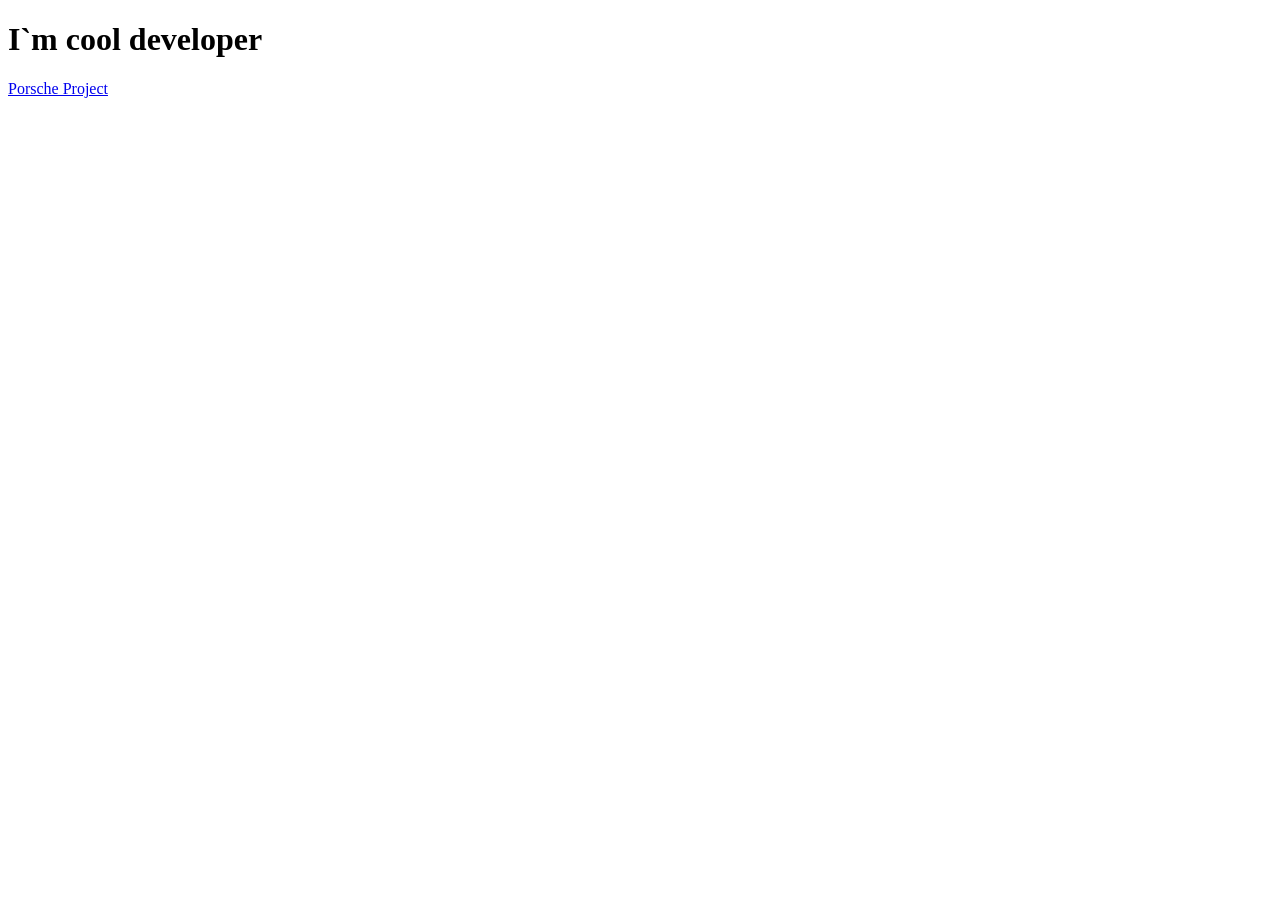
<file: index.html>
<!DOCTYPE html>
<html lang="en">
<head>
    <meta charset="UTF-8">
    <meta name="viewport" content="width=device-width, initial-scale=1.0">
    <title>Lev Timofeev Developer</title>
</head>
<body>
    <h1>I`m cool developer</h1>
    <a href="https://leotimofeev.github.io/porshe%20project/">Porsche Project</a>
</body>
</html>
</file>
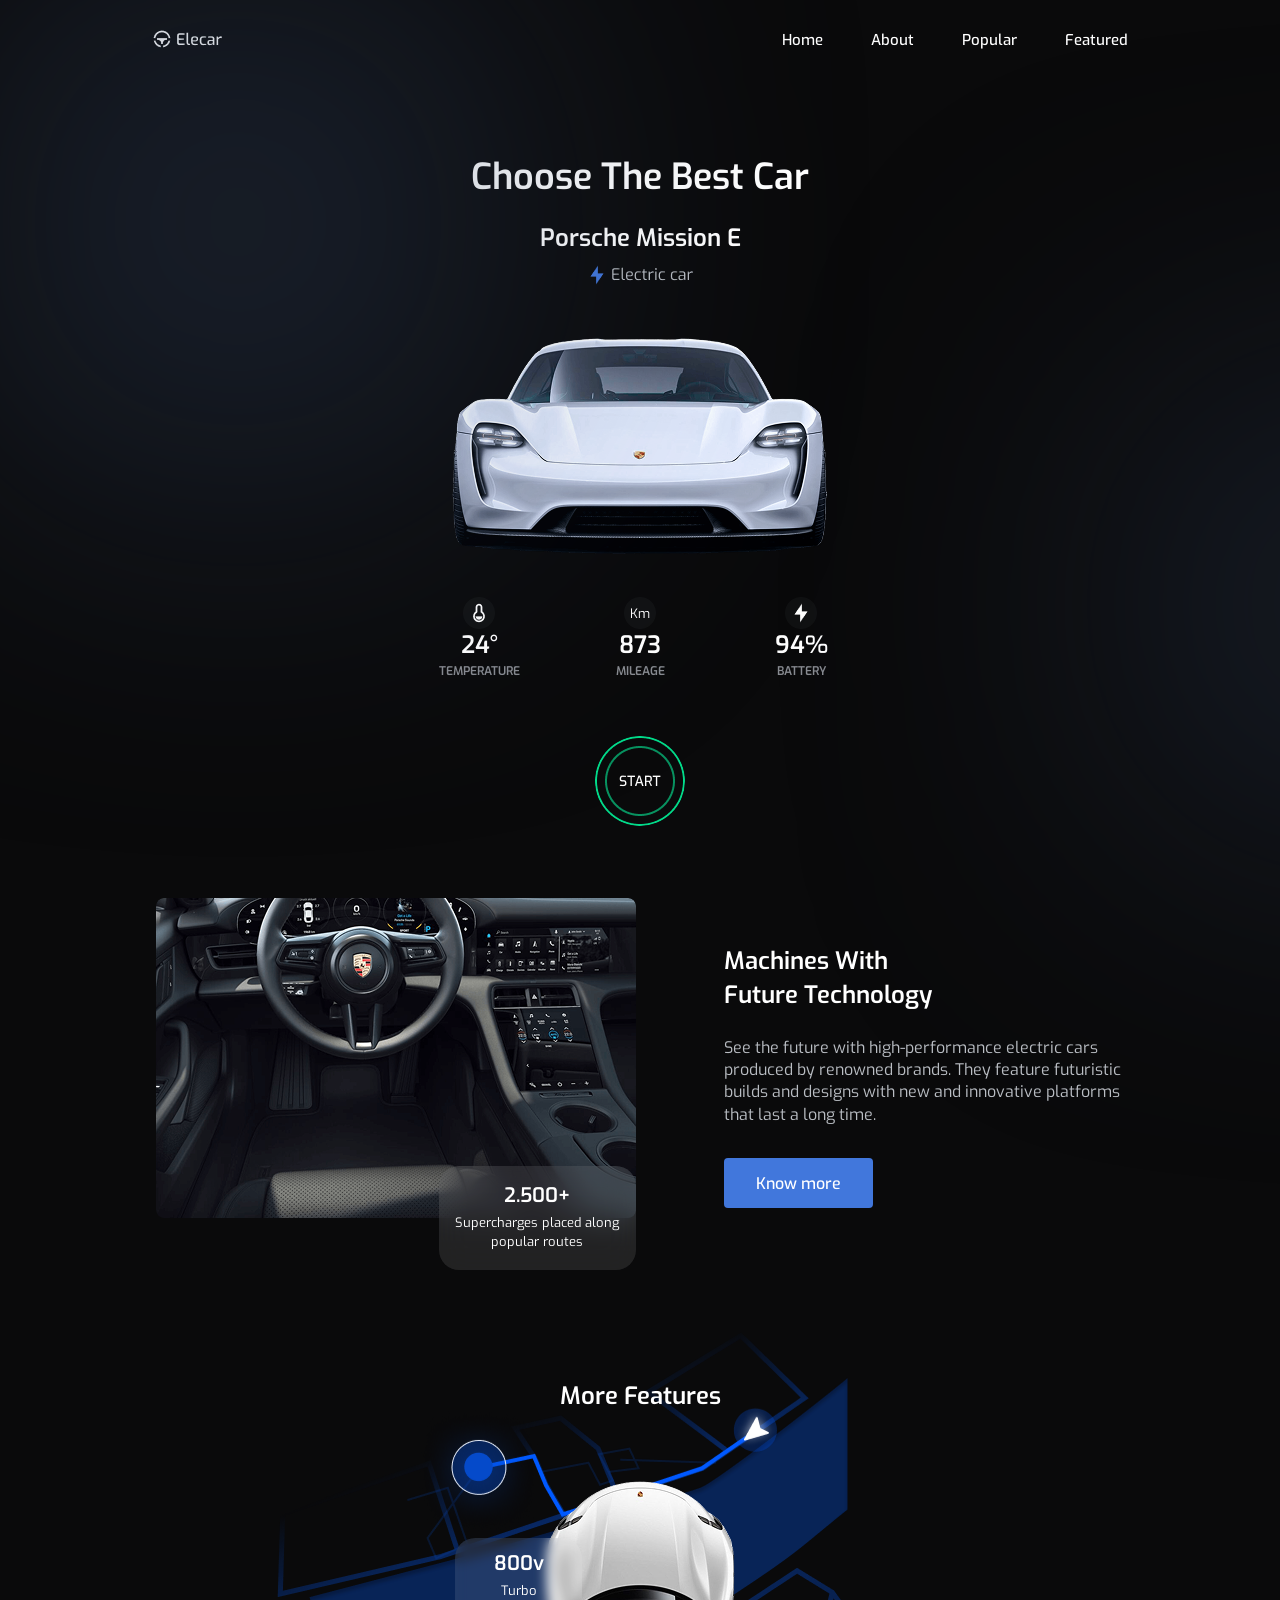
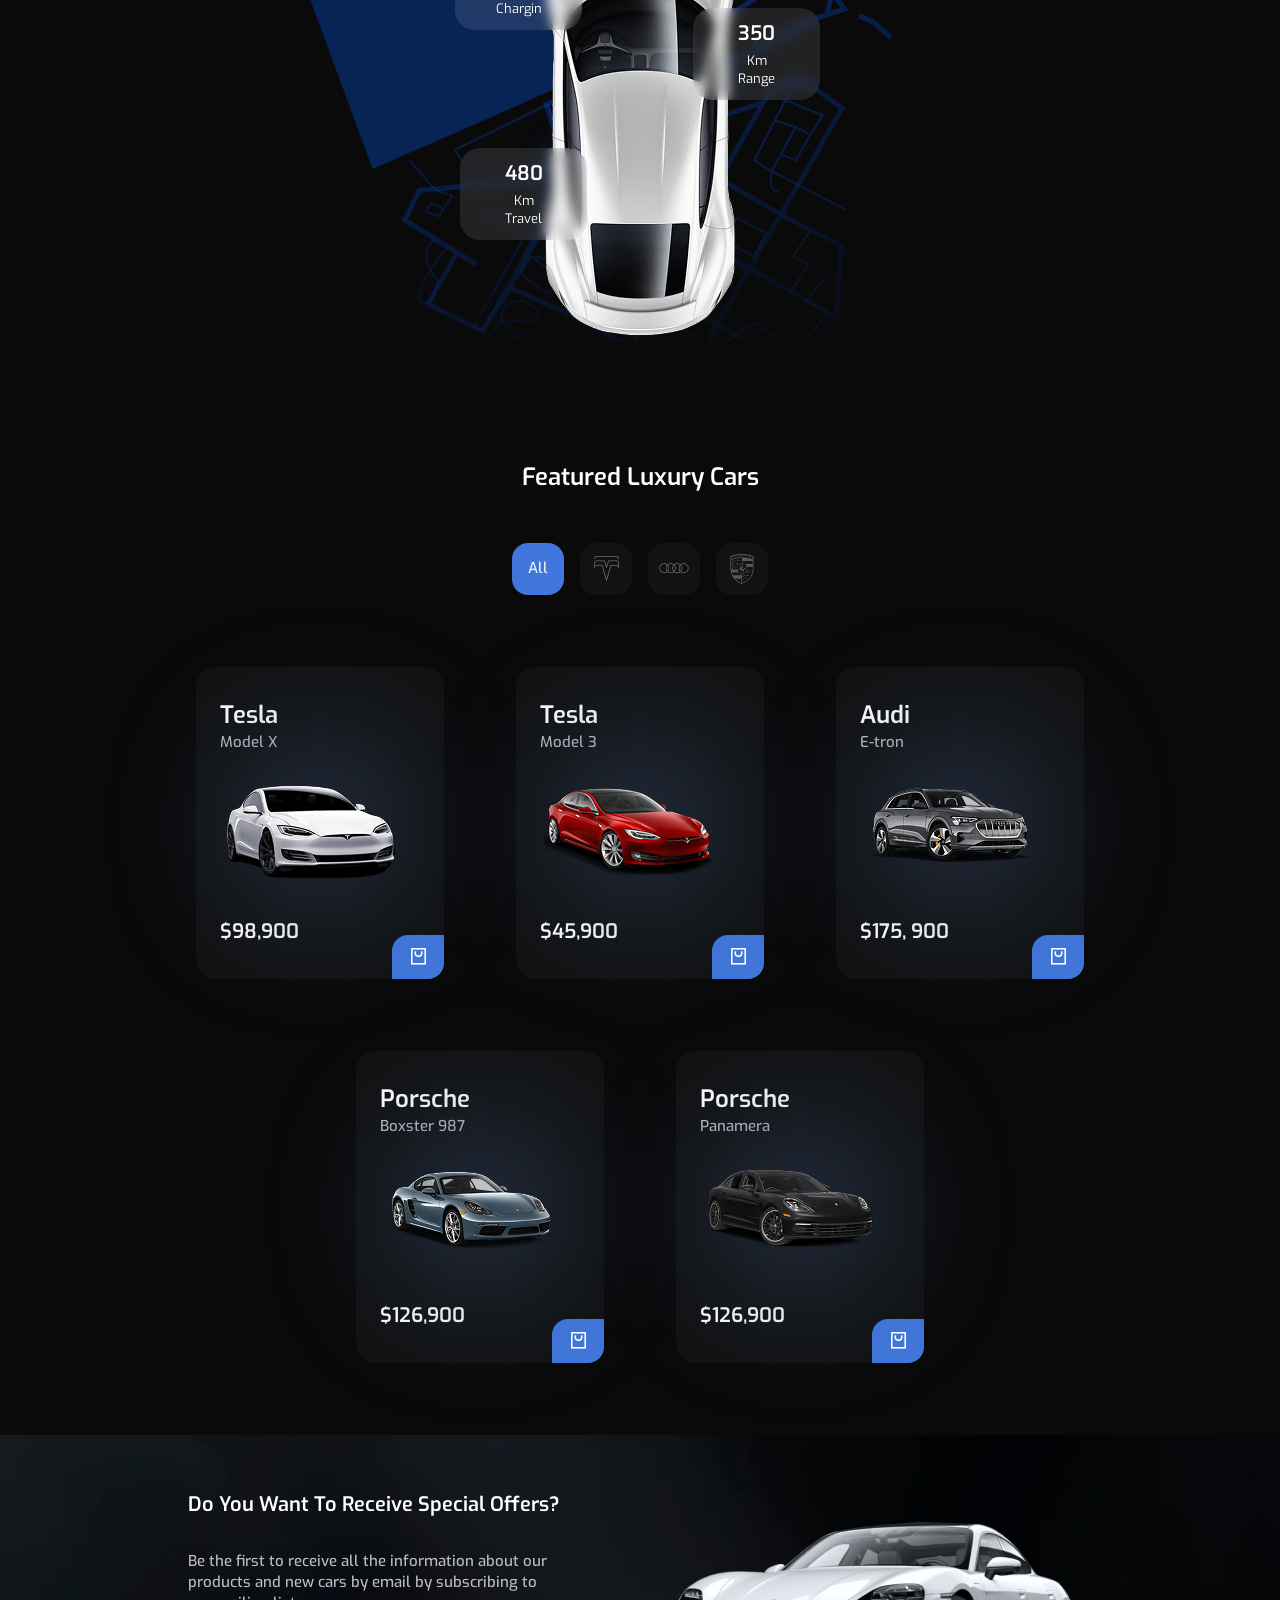
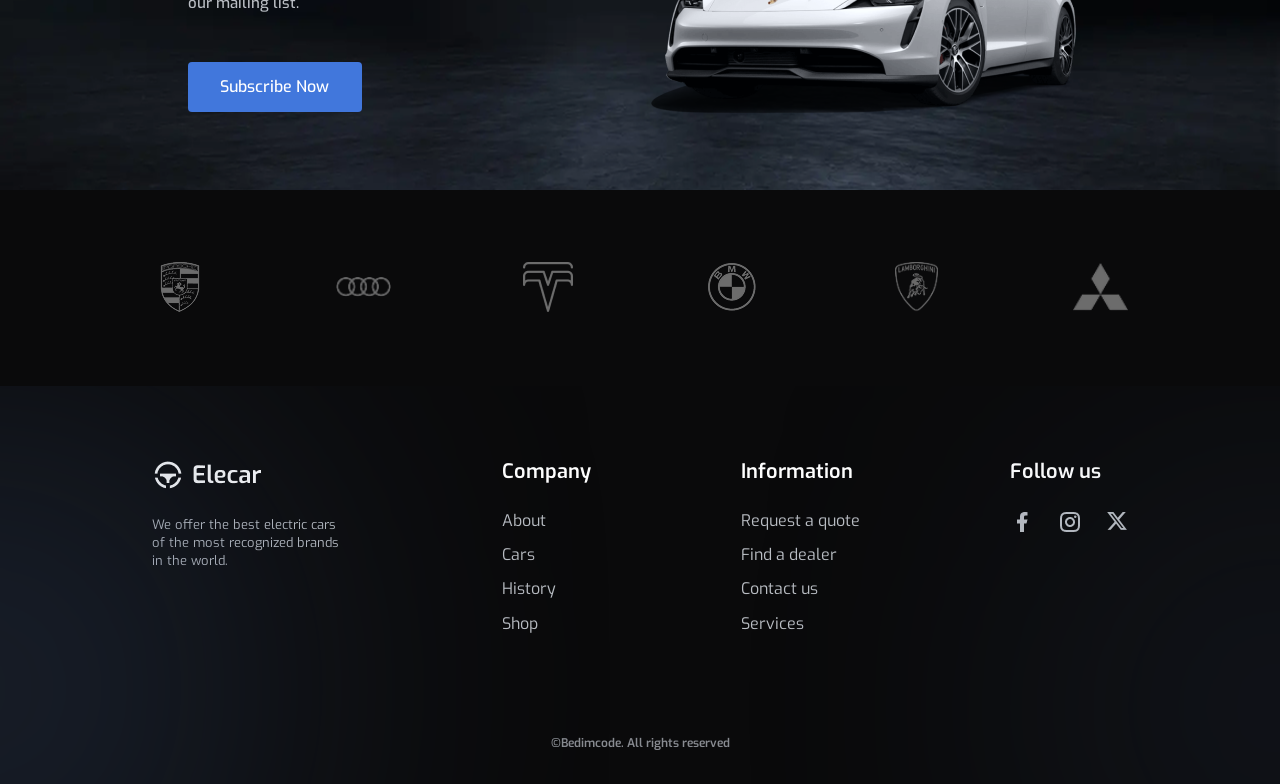
<file: porshe project/index.html>
<!DOCTYPE html>
<html lang="en">

<head>
    <meta charset="UTF-8">
    <meta name="viewport" content="width=device-width, initial-scale=1.0">
    <title>Porshe</title>
    <link rel="shortcut icon" href="./img/Черно-белая эмблема с гербом и конём.png" type="image/x-icon">
    <link rel="stylesheet" href="https://cdnjs.cloudflare.com/ajax/libs/font-awesome/6.7.2/css/all.min.css"
        integrity="sha512-Evv84Mr4kqVGRNSgIGL/F/aIDqQb7xQ2vcrdIwxfjThSH8CSR7PBEakCr51Ck+w+/U6swU2Im1vVX0SVk9ABhg=="
        crossorigin="anonymous" referrerpolicy="no-referrer" />
    <link rel="stylesheet" href="./style.css">
</head>

<body>
    <section class="first-screen">
        <div class="wrap">
            <header>
                <div class="logo"></div>
                <nav class="desktop">
                    <ul class="desktop-list">
                        <li>
                            <a class="main-font-15-16 text-light" href="#">Home</a>
                        </li>
                        <li>
                            <a class="main-font-15-16 text-light" href="#">About</a>
                        </li>
                        <li>
                            <a class="main-font-15-16 text-light" href="#">Popular</a>
                        </li>
                        <li>
                            <a class="main-font-15-16 text-light" href="#">Featured</a>
                        </li>
                    </ul>
                </nav>
                <nav class="mobile">
                    <div class="icons">
                        <i id="burger" class="fa-solid fa-bars"></i>
                        <i id="close" class="fa-solid fa-x hidden"></i>
                    </div>
                    <ul class="mobile-list ">
                        <li class="text-center">
                            <a class="text-light main-font-20-24" href="#">Home</a>
                        </li>
                        <li class="text-center mt-32">
                            <a class="text-light main-font-20-24" href="#">About</a>
                        </li>
                        <li class="text-center mt-32">
                            <a class="text-light main-font-20-24" href="#">Popular</a>
                        </li>
                        <li class="text-center mt-32">
                            <a class="text-light main-font-20-24" href="#">Featured</a>
                        </li>
                    </ul>
                </nav>
            </header>
            <main>
                <h1 class="text-center">Choose The Best Car</h1>
                <div class="main-text-16-24 text-center">Porsche Mission E</div>
                <div class="electric-car-img m-auto"></div>
                <img class="main-img m-auto" src="./img/main-img.png" alt="Porshe">
                <div class="main-container m-auto">
                    <div class="main-box">
                        <div class="main-box-img icon-temp m-auto"></div>
                        <div class="title text-center">24°</div>
                        <div class="main-text-12px text-center">TEMPERATURE</div>
                    </div>
                    <div class="main-box">
                        <div class="main-box-img icon-mileage m-auto"></div>
                        <div class="title text-center">873</div>
                        <div class="main-text-12px text-center">MILEAGE</div>
                    </div>
                    <div class="main-box">
                        <div class="main-box-img icon-battery m-auto"></div>
                        <div class="title text-center">94%</div>
                        <div class="main-text-12px text-center">BATTERY</div>
                    </div>
                </div>
                <button class="start m-auto"></button>
            </main>
            <div class="blur circle1"></div>
            <div class="blur circle2"></div>
        </div>
    </section>
    <section class="future">
        <div class="wrap">
            <div class="future-container">
                <div class="future-img">
                    <div class="blur-box">
                        <div class="main-text-16-20 text-center pt-16">2.500+</div>
                        <div class="main-text-12-13 text-light text-center mt-4">Supercharges placed along popular
                            routes</div>
                    </div>
                </div>
                <div class="future-content">
                    <div class="main-text-20-24">
                        Machines With <br> Future Technology
                    </div>
                    <div class="future-text main-text-15-16">See the future with high-performance electric cars produced
                        by renowned
                        brands. They feature futuristic builds and designs with new and innovative platforms that last a
                        long time.</div>
                    <button class="blue-button future-btn">Know more</button>
                </div>
            </div>
        </div>
    </section>
    <section class="features">
        <div class="wrap">
            <div class="main-text-20-24 text-center">More Features</div>
            <div class="features-img m-auto mt-64">
                <div class="feature-blur features-position1">
                    <div class="main-text-16-20 text-center">800v</div>
                    <div class="main-text-12-13 text-light text-center mt-4">Turbo</div>
                    <div class="main-text-12-13 text-light text-center">Chargin</div>
                </div>
                <div class="feature-blur features-position2">
                    <div class="main-text-16-20 text-center">350</div>
                    <div class="main-text-12-13 text-light text-center mt-4">Km</div>
                    <div class="main-text-12-13 text-light text-center">Range</div>
                </div>
                <div class="feature-blur features-position3">
                    <div class="main-text-16-20 text-center">480</div>
                    <div class="main-text-12-13 text-light text-center mt-4">Km</div>
                    <div class="main-text-12-13 text-light text-center">Travel</div>
                </div>
            </div>
        </div>
    </section>
    <section class="luxury">
        <div class="wrap">
            <div class="main-text-20-24 text-center pt-56-72">Featured Luxury Cars</div>
            <div class="flex luxury-buttons justify-center">
                <button class="luxury-btn luxury-btn1 main-font-15-16">All</button>
                <button class="luxury-btn luxury-btn2"></button>
                <button class="luxury-btn luxury-btn3"></button>
                <button class="luxury-btn luxury-btn4"></button>
            </div>
            <div class="flex flex-wrap luxury-main justify-center">
                <div class="luxury-box">
                    <div class="main-text-20-24">Tesla</div>
                    <div class="main-font-15-16 text-gray">Model X</div>
                    <div class="luxury-img luxury-img1"></div>
                    <div class="main-text-16-20">$98,900</div>
                    <button class="luxury-box-btn"></button>
                    <div class="luxury-box-absolute"></div>
                </div>
                <div class="luxury-box">
                    <div class="main-text-20-24">Tesla</div>
                    <div class="main-font-15-16 text-gray">Model 3</div>
                    <div class="luxury-img luxury-img2"></div>
                    <div class="main-text-16-20">$45,900</div>
                    <button class="luxury-box-btn"></button>
                    <div class="luxury-box-absolute"></div>
                </div>
                <div class="luxury-box">
                    <div class="main-text-20-24">Audi</div>
                    <div class="main-font-15-16 text-gray">E-tron</div>
                    <div class="luxury-img luxury-img3"></div>
                    <div class="main-text-16-20">$175, 900</div>
                    <button class="luxury-box-btn"></button>
                    <div class="luxury-box-absolute"></div>
                </div>
                <div class="luxury-box">
                    <div class="main-text-20-24">Porsche</div>
                    <div class="main-font-15-16 text-gray">Boxster 987</div>
                    <div class="luxury-img luxury-img4"></div>
                    <div class="main-text-16-20">$126,900</div>
                    <button class="luxury-box-btn"></button>
                    <div class="luxury-box-absolute"></div>
                </div>
                <div class="luxury-box">
                    <div class="main-text-20-24">Porsche</div>
                    <div class="main-font-15-16 text-gray">Panamera</div>
                    <div class="luxury-img luxury-img5"></div>
                    <div class="main-text-16-20">$126,900</div>
                    <button class="luxury-box-btn"></button>
                    <div class="luxury-box-absolute"></div>
                </div>
            </div>
        </div>
    </section>
    <section class="offers">
        <div class="wrap">
            <div class="flex flex-wrap col-gap-80 justify-center">
                <div class="offers-content">
                    <div class="main-font-20-24 text-light">Do You Want To Receive Special Offers?</div>
                    <div class="main-font-15-16 text-gray mt-32">Be the first to receive all the information about our
                        products and new cars by email by subscribing to our mailing list.</div>
                    <button class="blue-button offers-btn mt-48">Subscribe Now</button>
                </div>
                <div class="offers-img"></div>
            </div>
        </div>
    </section>
    <section class="logo-section">
        <div class="wrap">
            <div class="logo-container flex">
                <div class="logo-img logo-img1"></div>
                <div class="logo-img logo-img2"></div>
                <div class="logo-img logo-img3"></div>
                <div class="logo-img logo-img4"></div>
                <div class="logo-img logo-img5"></div>
                <div class="logo-img logo-img6"></div>
            </div>
        </div>
    </section>
    <footer>
        <div class="wrap">
            <div class="footer-container flex gap-40">
                <div class="footer-logo-box">
                    <div class="footer-logo"></div>
                    <div class="text-gray main-text-12-13 mt-20-24">We offer the best electric cars of the most
                        recognized brands
                        in the world.</div>
                </div>
                <div class="">
                    <div class="main-text-16-20">Company</div>
                    <ul class="mt-20-24">
                        <li>
                            <a class="main-text-15-16" href="#">About</a>
                        </li>
                        <li>
                            <a class="main-text-15-16" href="#">Cars</a>
                        </li>
                        <li>
                            <a class="main-text-15-16" href="#">History</a>
                        </li>
                        <li>
                            <a class="main-text-15-16" href="#">Shop</a>
                        </li>
                    </ul>
                </div>
                <div class="">
                    <div class="main-text-16-20">Information</div>
                    <ul class="mt-20-24">
                        <li>
                            <a class="main-text-15-16" href="#">Request a quote</a>
                        </li>
                        <li>
                            <a class="main-text-15-16" href="#">Find a dealer</a>
                        </li>
                        <li>
                            <a class="main-text-15-16" href="#">Contact us</a>
                        </li>
                        <li>
                            <a class="main-text-15-16" href="#">Services</a>
                        </li>
                    </ul>
                </div>
                <div class="">
                    <div class="main-text-16-20">Follow us</div>
                    <div class="mt-20-24 flex col-gap-24">
                        <a href="https://www.facebook.com">
                            <img src="./img/ri_facebook-fill.png" alt="">
                        </a>
                        <a href="https://www.instagram.com/">
                            <img src="./img/ri_instagram-line.png" alt="">
                        </a>
                        <a href="https://x.com/">
                           <i class="fa-brands fa-x-twitter twitter"></i>
                        </a>
                    </div>
                </div>
            </div>
            <div class="main-text-12px text-center mt-70-100">©Bedimcode. All rights reserved</div>
            <div class="blur footer-blur-1"></div>
            <div class="blur footer-blur-2"></div>
        </div>
    </footer>
    <script src="script.js"></script>
</body>

</html>
<!--margin-auto вирівнює дочірній єлемент, якщо він має ширину по центру батьківського-->
<!--https://www.figma.com/design/nAvF53OBLrMGArLZyeVwZy/Figma-Design-Responsive-car-website--Community-?node-id=0-1&t=tVEMU9dDjsyNDOj6-0-->
</file>
<file: porshe project/style.css>
@import url('https://fonts.googleapis.com/css2?family=Exo:ital,wght@0,100..900;1,100..900&display=swap');
@import url("./first-screen.css");
@import url("./future.css");
@import url("./features.css");
@import url("./luxury.css");
@import url("./offers.css");
@import url("./logo.css");
@import url("./footer.css");
:root {
    --main-font: "Exo", sans-serif;
    --color-light: #fff;
    --color-gray: #BABEC4;
}

* {
    padding: 0;
    margin: 0;
    box-sizing: border-box;
}

ul {
    list-style-type: none;
}

a {
    text-decoration: none;
}

img {
    display: block;
}

body {
    background-color: #0A0A0B;
}

.wrap {
    max-width: 1024px;
    margin: auto;
    padding: 0 24px;
    position: relative;
}

.main-font-15-16 {
    font-family: var(--main-font);
    font-weight: 500;
    font-size: 15px;
    line-height: 140%;
}
.main-font-20-24 {
    font-family: var(--main-font);
    font-weight: 600;
    font-size: 20px;
    line-height: 140%;
}

.text-light {
    color: var(--color-light);
}
.text-gray {
    color: var(--color-gray);
}

.text-center {
    text-align: center;
}
.mt-4 {
    margin-top: 4px;
}
.mt-16 {
    margin-top: 16px;
}
.mt-20-24 {
    margin-top: 20px;
}
.mt-32 {
    margin-top: 32px;
}

.mt-48 {
    margin-top: 48px;
}
.mt-70-100 {
    margin-top: 70px;
}
.m-auto {
    margin-left: auto;
    margin-right: auto;
}

.mt-64 {
    margin-top: 64px;
}
.pt-16 {
    padding-top: 16px;
}
.pt-56-72 {
    padding-top: 56px;
}
.main-text-16-24 {
    font-family: var(--main-font);
    font-weight: 600;
    font-size: 16px;
    line-height: 140%;
    color: var(--color-light);
}

.title {
    font-family: var(--main-font);
    font-weight: 600;
    font-size: 20px;
    line-height: 140%;
    color: var(--color-light);
}

.main-text-12px {
    font-family: var(--main-font);
    font-weight: 600;
    font-size: 12px;
    line-height: 140%;
    color: #888B91;
}

.blur {
    background: #374A6D80;
    border-radius: 50%;
    filter: blur(160px);
    position: absolute;
}

.main-text-20-24 {
    font-family: var(--main-font);
    color: var(--color-light);
    font-weight: 600;
    font-size: 20px;
    line-height: 140%;
}

.main-text-12-13 {
    font-family: var(--main-font);
    font-weight: 400;
    font-size: 12px;
    line-height: 140%;
}
.text-light {
    color: var(--color-light);
}
.text-gray {
    color: var(--color-gray);
}
.main-text-15-16 {
    font-family: var(--main-font);
    color: var(--color-gray);
    font-weight: 400;
    font-size: 15px;
    line-height: 140%;
}

.main-text-16-20 {
    font-size: 16px;
    font-family: var(--main-font);
    font-weight: 600;
    line-height: 140%;
    color: var(--color-light);
}

.blue-button {
    height: 50px;
    background-color: #4177DC;
    color: var(--color-light);
    font-family: var(--main-font);
    font-weight: 500;
    font-size: 16px;
    border-radius: 4px;
    border: none;
}
.flex {
    display: flex;
}
.flex-wrap {
    flex-wrap: wrap;
}
.justify-center {
    justify-content: center;
}
.justify-between {
    justify-content: space-between;
}
.col-gap-80 {
    column-gap: 80px;
}
.gap-40 {
    gap: 40px;
}
.col-gap-24 {
    column-gap: 24px;
}

@media (min-width:500px) {
    .main-text-12-13 {
        font-size: 13px;
    }

    .main-text-15-16 {
        font-size: 16px;
    } 
    .main-text-20-24 {
        font-size: 24px;
    }

    .main-text-16-24 {
        font-size: 24px;
    }

    .title {
        font-size: 24px;
    }

    .main-text-16-20 {
        font-size: 20px;
    }
    .pt-56-72 {
    padding-top: 72px;
    }
    .mt-20-24 {
    margin-top: 24px;
    }
    .mt-70-100 {
    margin-top: 100px;
    }
}
</file>
